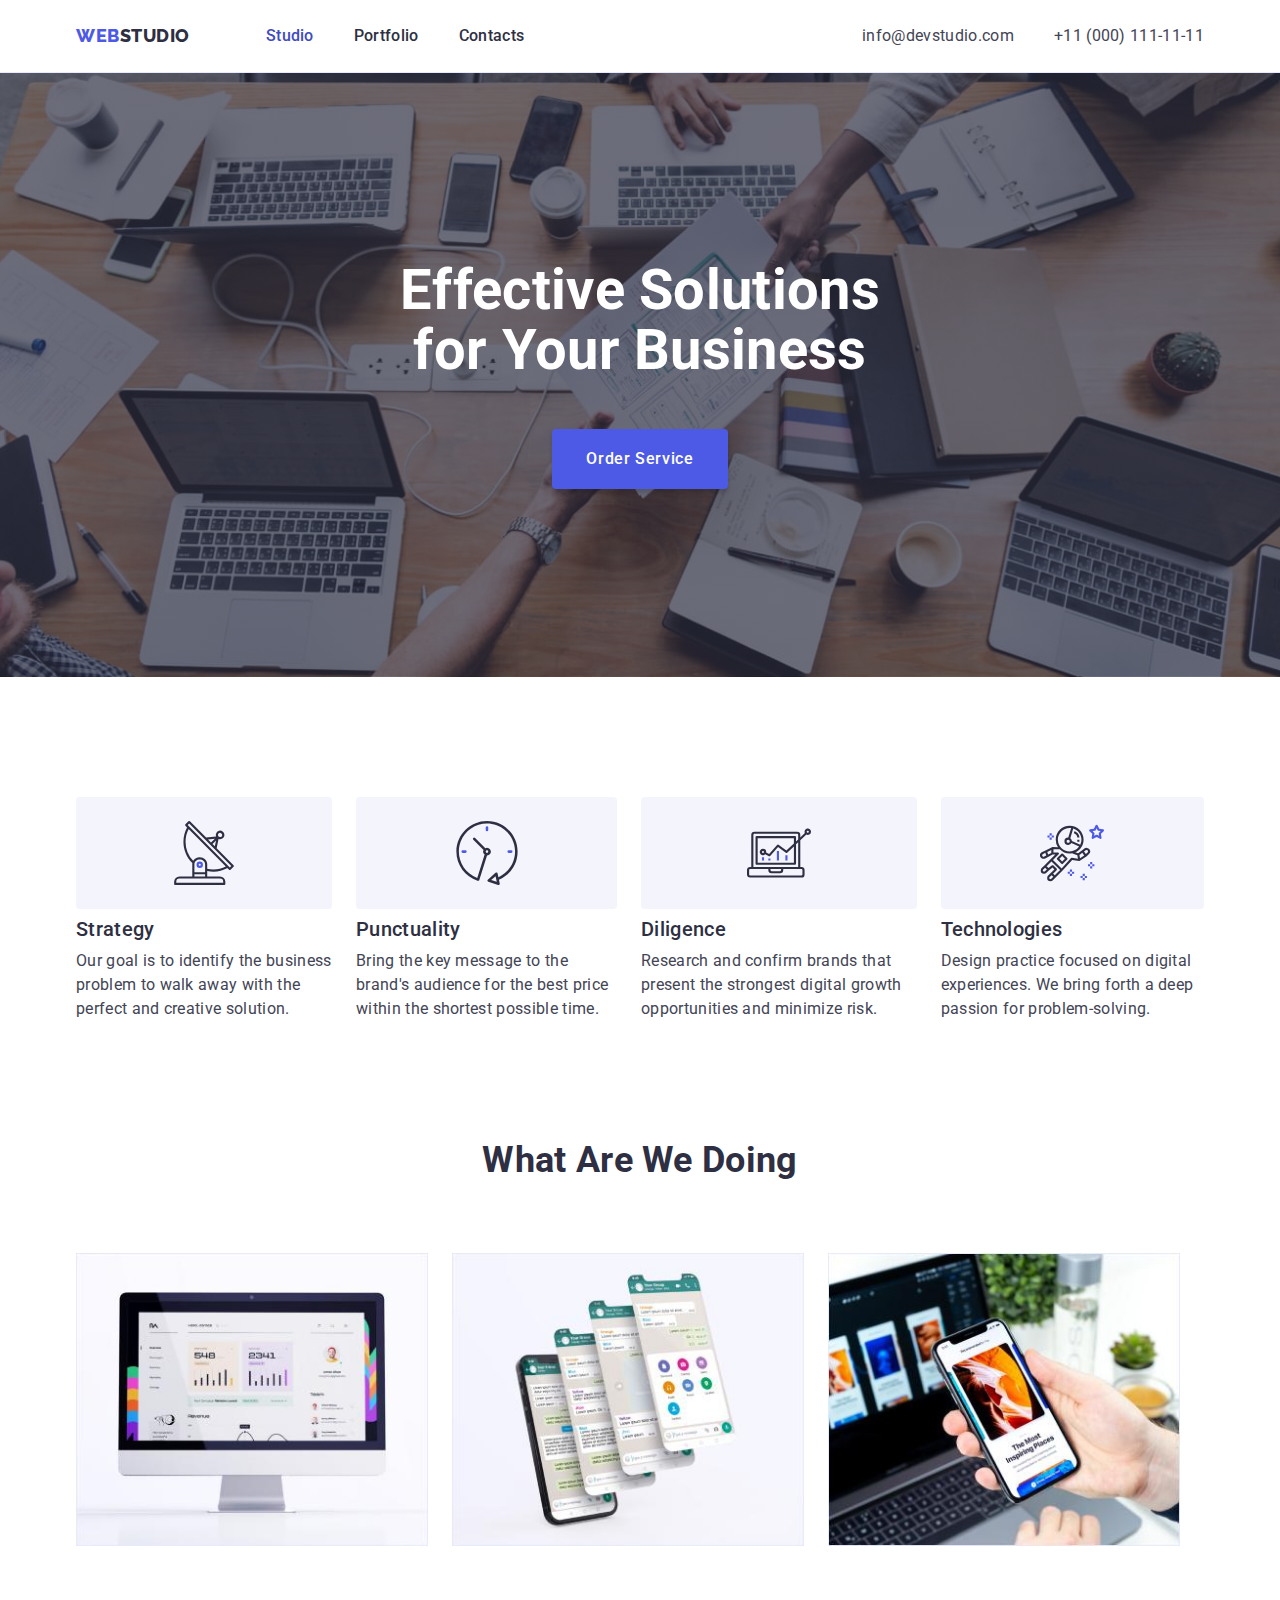
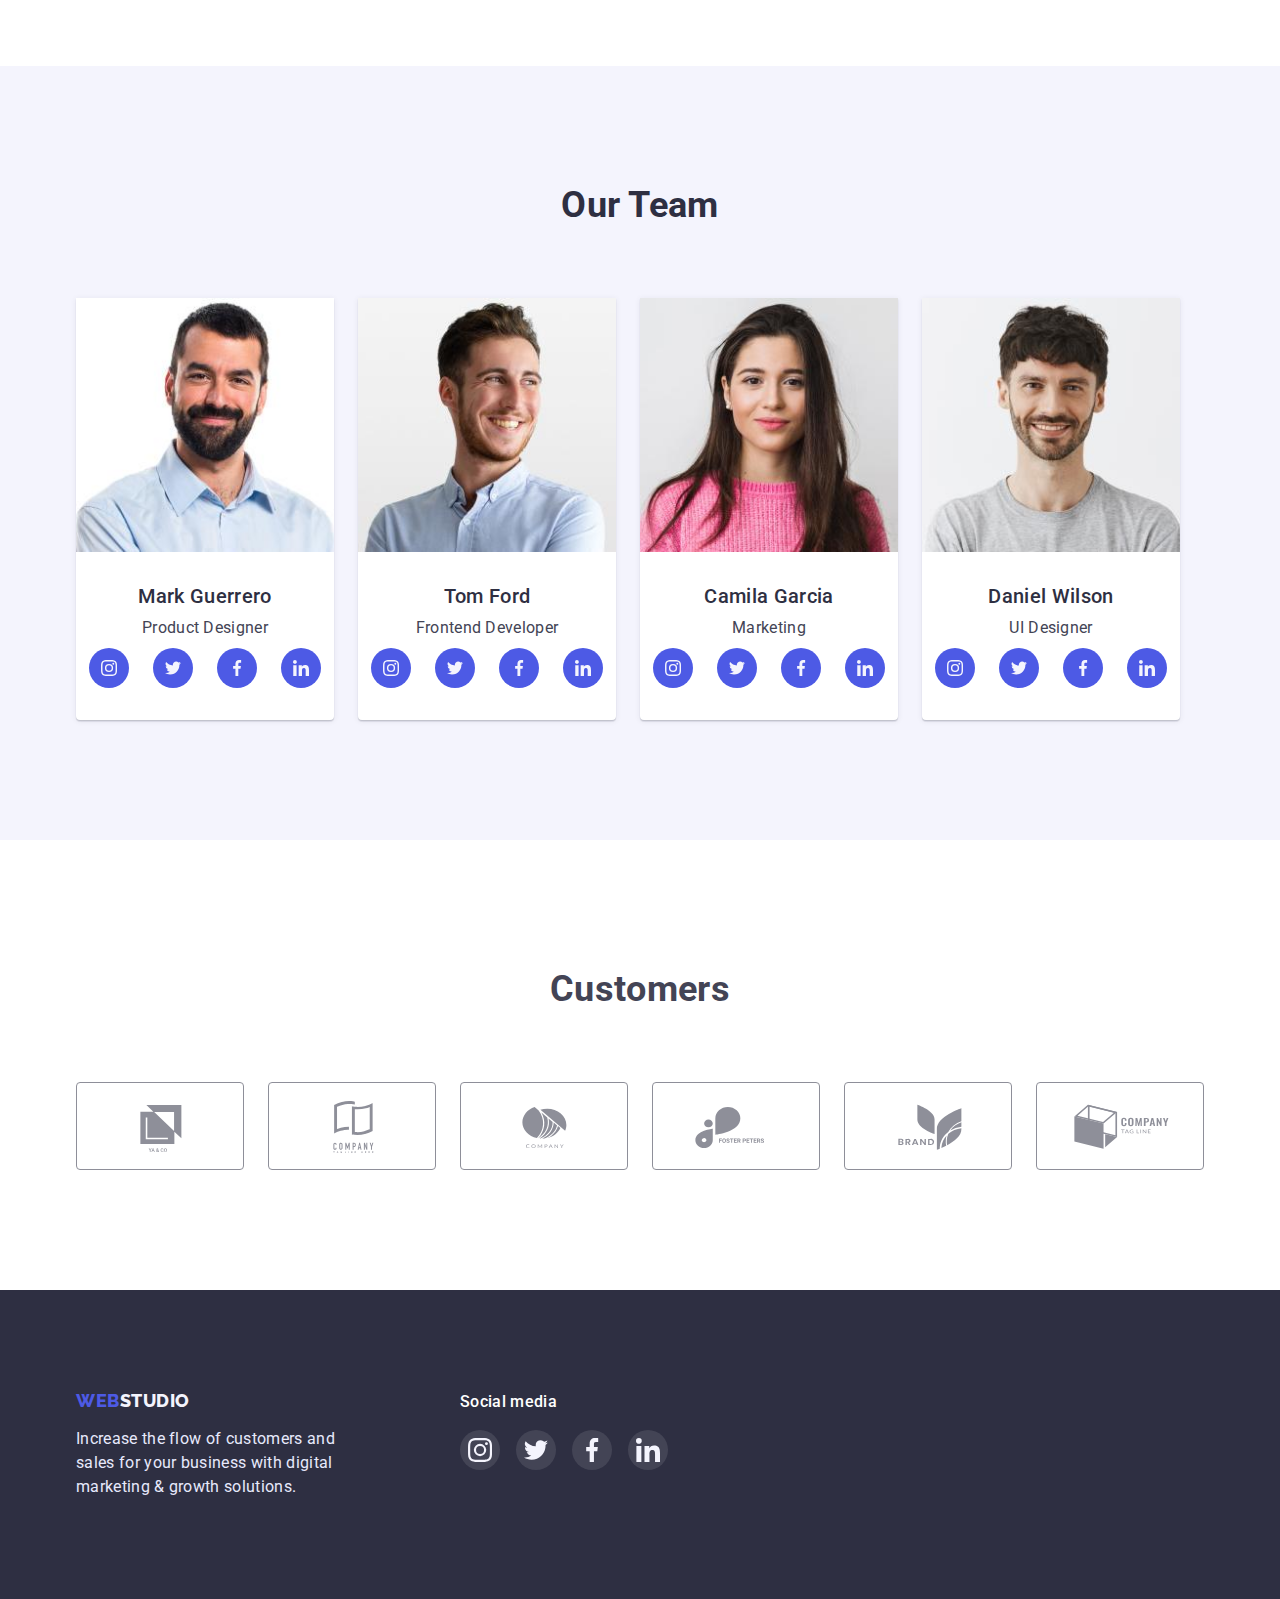
<file: index.html>
<!DOCTYPE html>
<html lang="en">
	<head>
		<meta charset="UTF-8" />
		<meta http-equiv="X-UA-Compatible" content="IE=edge" />
		<meta name="viewport" content="width=device-width, initial-scale=1.0" />
		<title>WebStudio</title>
		<link rel="preconnect" href="https://fonts.googleapis.com" />
		<link rel="preconnect" href="https://fonts.gstatic.com" crossorigin />
		<link
			href="https://fonts.googleapis.com/css2?family=Raleway:wght@800&family=Roboto:wght@400;500;700;900&display=swap"
			rel="stylesheet"
		/>
		<link
			rel="stylesheet"
			href="https://cdnjs.cloudflare.com/ajax/libs/modern-normalize/1.1.0/modern-normalize.min.css"
		/>
		<link rel="stylesheet" href="./css/styles.css" />
	</head>
	<body>
		<header class="header">
			<!-- site nav -->
			<div class="container header-container">
				<nav class="nav">
					<a class="logo link" href="./index.html"><span class="accent-logo">Web</span>Studio</a>
					<ul class="site-nav list">
						<li><a class="link-nav link current" href="./index.html">Studio</a></li>
						<li><a class="link-nav link" href="./portfolio.html">Portfolio</a></li>
						<li><a class="link-nav link" href="">Contacts</a></li>
					</ul>
				</nav>
				<!-- contact -->
				<address class="address">
					<ul class="contact list">
						<li><a class="contact-link link" href="mailto:info@devstudio.com">info@devstudio.com</a></li>
						<li><a class="contact-link link" href="tel:+110001111111">+11 (000) 111-11-11</a></li>
					</ul>
				</address>
			</div>
		</header>
		<main>
			<!--hero section  -->
			<section class="hero">
				<div class="container">
					<h1 class="hero-title">Effective Solutions for Your Business</h1>
					<button class="hero-btn" type="button">Order Service</button>
				</div>
			</section>
			<!-- advantages section -->
			<section class="section">
				<div class="container">
					<h2 class="visually-hidden">Our advantages</h2>
					<ul class="advantages-list list">
						<li>
							<div class="advantages-tumb">
								<svg width="64" height="64">
									<use href="./images/icons.svg#icon-antenna"></use>
								</svg>
							</div>
							<h3 class="advantages-title">Strategy</h3>
							<p class="primary-size">
								Our goal is to identify the business problem to walk away with the perfect and creative solution.
							</p>
						</li>
						<li>
							<div class="advantages-tumb">
								<svg width="64" height="64">
									<use href="./images/icons.svg#icon-clock"></use>
								</svg>
							</div>
							<h3 class="advantages-title">Punctuality</h3>
							<p class="primary-size">
								Bring the key message to the brand's audience for the best price within the shortest possible time.
							</p>
						</li>
						<li>
							<div class="advantages-tumb">
								<svg width="64" height="64">
									<use href="./images/icons.svg#icon-diagram"></use>
								</svg>
							</div>
							<h3 class="advantages-title">Diligence</h3>
							<p class="primary-size">
								Research and confirm brands that present the strongest digital growth opportunities and minimize risk.
							</p>
						</li>
						<li>
							<div class="advantages-tumb">
								<svg width="64" height="64">
									<use href="./images/icons.svg#icon-astronaut"></use>
								</svg>
							</div>
							<h3 class="advantages-title">Technologies</h3>
							<p class="primary-size">
								Design practice focused on digital experiences. We bring forth a deep passion for problem-solving.
							</p>
						</li>
					</ul>
				</div>
			</section>
			<!-- Our works -->
			<section class="employment section">
				<div class="container">
					<h2 class="employment-title section-title">What are we doing</h2>
					<ul class="employment-list list">
						<li class="employment-item">
							<img src="./images/monitor.jpg" width="360" height="300" alt="monitor" />
						</li>
						<li class="employment-item">
							<img src="./images/application.jpg" width="360" height="300" alt="application" />
						</li>
						<li class="employment-item">
							<img src="./images/Rectangle.jpg" width="360" height="300" alt="Rectangle" />
						</li>
					</ul>
				</div>
			</section>
			<!-- Team section -->
			<section class="team section">
				<div class="container">
					<h2 class="team-title section-title">Our Team</h2>
					<ul class="team-list list">
						<li class="team-item">
							<img src="./images/mark.jpg" width="264" height="260" alt="Mark Guerrero" />
							<h3 class="team-player">Mark Guerrero</h3>
							<p>Product Designer</p>
							<ul class="social-list list">
								<li>
									<a href="" class="social-link">
										<svg width="16" height="16" >
											<use href="./images/icons.svg#icon-instagram"></use>
										</svg>
									</a>
								</li>
								<li>
									<a href="" class="social-link">
										<svg width="16" height="16">
											<use href="./images/icons.svg#icon-twitter"></use>
										</svg>
									</a>
								</li>
								<li>
									<a href="" class="social-link">
										<svg width="16" height="16">
											<use href="./images/icons.svg#icon-facebook"></use>
										</svg>
									</a>
								</li>
								<li>
									<a href="" class="social-link">
										<svg width="16" height="16">
											<use href="./images/icons.svg#icon-linkedin"></use>
										</svg>
									</a>
								</li>
							</ul>
						</li>
						<li class="team-item">
							<img src="./images/tom.jpg" width="264" height="260" alt="Tom Ford" />
							<h3 class="team-player">Tom Ford</h3>
							<p>Frontend Developer</p>
							<ul class="social-list list">
								<li>
									<a href="" class="social-link">
										<svg width="16" height="16">
											<use href="./images/icons.svg#icon-instagram"></use>
										</svg>
									</a>
								</li>
								<li>
									<a href="" class="social-link">
										<svg width="16" height="16">
											<use href="./images/icons.svg#icon-twitter"></use>
										</svg>
									</a>
								</li>
								<li>
									<a href="" class="social-link">
										<svg width="16" height="16">
											<use href="./images/icons.svg#icon-facebook"></use>
										</svg>
									</a>
								</li>
								<li>
									<a href="" class="social-link">
										<svg width="16" height="16">
											<use href="./images/icons.svg#icon-linkedin"></use>
										</svg>
									</a>
								</li>
							</ul>
						</li>
						<li class="team-item">
							<img src="./images/camila.jpg" width="264" height="260" alt="Camila Garcia" />
							<h3 class="team-player">Camila Garcia</h3>
							<p>Marketing</p>
							<ul class="social-list list">
								<li>
									<a href="" class="social-link">
										<svg width="16" height="16">
											<use href="./images/icons.svg#icon-instagram"></use>
										</svg>
									</a>
								</li>
								<li>
									<a href="" class="social-link">
										<svg width="16" height="16">
											<use href="./images/icons.svg#icon-twitter"></use>
										</svg>
									</a>
								</li>
								<li>
									<a href="" class="social-link">
										<svg width="16" height="16">
											<use href="./images/icons.svg#icon-facebook"></use>
										</svg>
									</a>
								</li>
								<li>
									<a href="" class="social-link">
										<svg width="16" height="16">
											<use href="./images/icons.svg#icon-linkedin"></use>
										</svg>
									</a>
								</li>
							</ul>
						</li>
						<li class="team-item">
							<img src="./images/daniel.jpg" width="264" height="260" alt="Daniel Wilson" />
							<h3 class="team-player">Daniel Wilson</h3>
							<p>UI Designer</p>
							<ul class="social-list list">
								<li>
									<a href="" class="social-link">
										<svg width="16" height="16">
											<use href="./images/icons.svg#icon-instagram"></use>
										</svg>
									</a>
								</li>
								<li>
									<a href="" class="social-link">
										<svg width="16" height="16">
											<use href="./images/icons.svg#icon-twitter"></use>
										</svg>
									</a>
								</li>
								<li>
									<a href="" class="social-link">
										<svg width="16" height="16">
											<use href="./images/icons.svg#icon-facebook"></use>
										</svg>
									</a>
								</li>
								<li>
									<a href="" class="social-link">
										<svg width="16" height="16">
											<use href="./images/icons.svg#icon-linkedin"></use>
										</svg>
									</a>
								</li>
							</ul>
						</li>
					</ul>
				</div>
			</section>
			<!-- Customers section -->
			<section class="customers section">
				<div class="container">
					<h2 class="section-title">Customers</h2>
					<ul class="customers-list list">
						<li>
							<a href="" class="customers-tumb">
								<svg class="customers-icon" width="104" height="56">
									<use href="./images/icons.svg#icon-yaco"></use>
								</svg>
							</a>
						</li>
						<li>
							<a href="" class="customers-tumb">
								<svg class="customers-icon" width="104" height="56">
									<use href="./images/icons.svg#icon-tagline"></use>
								</svg>
							</a>
						</li>
						<li>
							<a href="" class="customers-tumb">
								<svg class="customers-icon" width="104" height="56">
									<use href="./images/icons.svg#icon-company"></use>
								</svg>
							</a>
						</li>
						<li>
							<a href="" class="customers-tumb">
								<svg class="customers-icon" width="104" height="56">
									<use href="./images/icons.svg#icon-foster"></use>
								</svg>
							</a>
						</li>
						<li>
							<a href="" class="customers-tumb">
								<svg class="customers-icon" width="104" height="56">
									<use href="./images/icons.svg#icon-brand"></use>
								</svg>
							</a>
						</li>
						<li>
							<a href="" class="customers-tumb">
								<svg class="customers-icon" width="104" height="56">
									<use href="./images/icons.svg#icon-tagline-company"></use>
								</svg>
							</a>
						</li>
					</ul>
				</div>
			</section>
		</main>
		<footer class="footer">
			<div class="footer-container container">
				<div>
					<a class="footer-logo link" href="./index.html"><span class="accent-logo">Web</span>Studio</a>
					<p class="footer-text">
						Increase the flow of customers and sales for your business with digital marketing & growth solutions.
					</p>
				</div>
				<div class="footer-social">
					<h2 class="footer-title">Social media</h2>
					<ul class="footer-icon-list list">
						<li
							><a href="" class="footer-social-link social-link">
								<svg width="24" height="24">
									<use href="./images/icons.svg#icon-instagram"></use>
								</svg> </a
						></li>
						<li
							><a href="" class="footer-social-link social-link">
								<svg width="24" height="24">
									<use href="./images/icons.svg#icon-twitter"></use>
								</svg> </a
						></li>
						<li
							><a href="" class="footer-social-link social-link">
								<svg width="24" height="24">
									<use href="./images/icons.svg#icon-facebook"></use>
								</svg> </a
						></li>
						<li
							><a href="" class="footer-social-link social-link">
								<svg width="24" height="24">
									<use href="./images/icons.svg#icon-linkedin"></use>
								</svg> </a
						></li>
					</ul>
				</div>
			</div>
		</footer>
	</body>
</html>
</file>
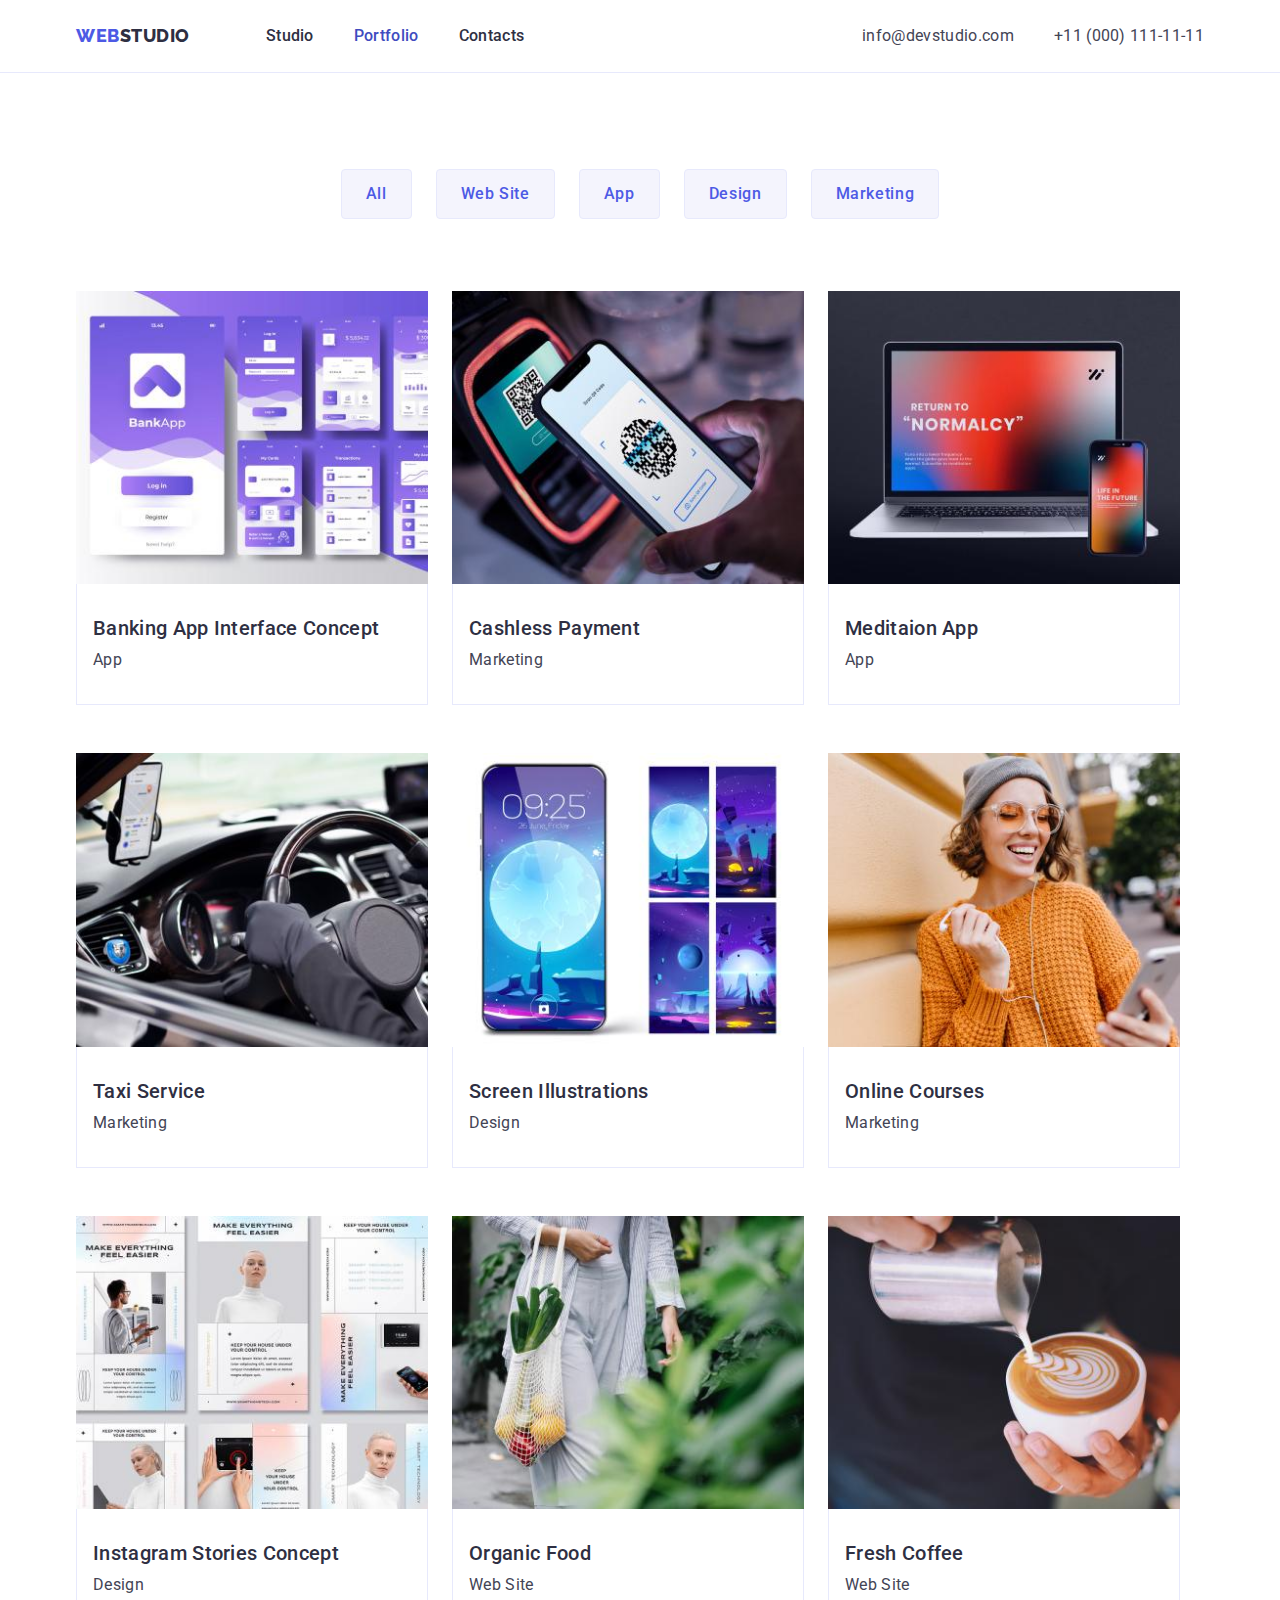
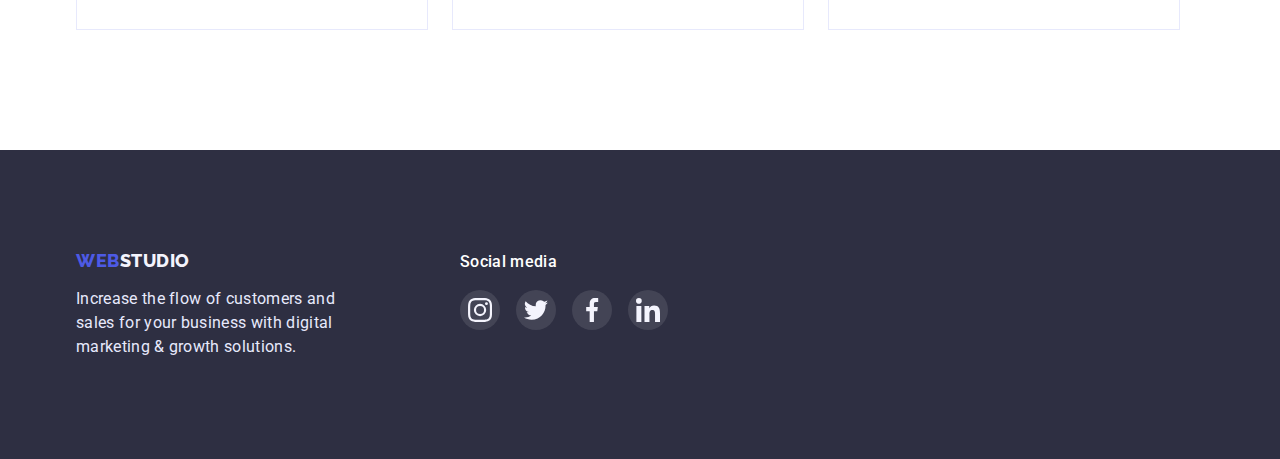
<file: portfolio.html>
<!DOCTYPE html>
<html lang="en">
	<head>
		<meta charset="UTF-8" />
		<meta http-equiv="X-UA-Compatible" content="IE=edge" />
		<meta name="viewport" content="width=device-width, initial-scale=1.0" />
		<title>WebStudio</title>
		<link rel="preconnect" href="https://fonts.googleapis.com" />
		<link rel="preconnect" href="https://fonts.gstatic.com" crossorigin />
		<link
			href="https://fonts.googleapis.com/css2?family=Raleway:wght@800&family=Roboto:wght@400;500;700;900&display=swap"
			rel="stylesheet"
		/>
		<link
			rel="stylesheet"
			href="https://cdnjs.cloudflare.com/ajax/libs/modern-normalize/1.1.0/modern-normalize.min.css"
		/>
		<link rel="stylesheet" href="./css/styles.css" />
	</head>
	<body>
		<header class="header">
			<!-- site nav -->
			<div class="container header-container">
				<nav class="nav">
					<a class="logo link" href="./index.html"><span class="accent-logo">Web</span>Studio</a>
					<ul class="site-nav list">
						<li><a class="link-nav link" href="./index.html">Studio</a></li>
						<li><a class="link-nav link current" href="./portfolio.html">Portfolio</a></li>
						<li><a class="link-nav link" href="">Contacts</a></li>
					</ul>
				</nav>
				<!-- contact -->
				<address class="address">
					<ul class="contact list">
						<li><a class="contact-link link" href="mailto:info@devstudio.com">info@devstudio.com</a></li>
						<li><a class="contact-link link" href="tel:+110001111111">+11 (000) 111-11-11</a></li>
					</ul>
				</address>
			</div>
		</header>
		<main>
			<section class="portfolio section">
				<!-- filtr -->
				<div class="container">
					<h1 class="visually-hidden">Portfolio</h1>
					<ul class="filtr-list list">
						<li> <button class="filtr-btn" type="button">All</button></li>
						<li> <button class="filtr-btn" type="button">Web Site</button></li>
						<li> <button class="filtr-btn" type="button">App</button></li>
						<li> <button class="filtr-btn" type="button">Design</button></li>
						<li> <button class="filtr-btn" type="button">Marketing</button></li>
					</ul>
				<!-- porfolio -->
					<ul class="card-set list">
						<li class="card-item">
							<a class="card link" href="">
								<img src="./images/banking.jpg" width="360" height="300" alt="banking app" />
								<div class="card-description">
									<h2 class="portfolio-title">Banking App Interface Concept</h2>
									<p>App</p>
								</div>
							</a>
						</li>
						<li class="card-item">
							<a class="card link" href="">
								<img src="./images/cashless-payment.jpg" width="360" height="300" alt="Cashless Payment" />
								<div class="card-description">
									<h2 class="portfolio-title">Cashless Payment</h2>
									<p>Marketing</p>
								</div>
							</a>
						</li>
						<li class="card-item">
							<a class="card link" href="">
								<img src="./images/meditaion-app.jpg" width="360" height="300" alt="Meditaion App" />
								<div class="card-description">
							         <h2 class="portfolio-title">Meditaion App</h2>
									 <p>App</p>
								</div>
							</a>
						</li>
						<li class="card-item">
							<a class="card link" href="">
								<img src="./images/taxi-service.jpg" width="360" height="300" alt="Taxi Service" />
								<div class="card-description">
									<h2 class="portfolio-title">Taxi Service</h2>
									<p>Marketing</p>
								</div>
							</a>
						</li>
						<li class="card-item">
							<a class="card link" href="">
								<img src="./images/screen-illustrations.jpg" width="360" height="300" alt="Screen Illustrations" />
								<div class="card-description">
									<h2 class="portfolio-title">Screen Illustrations</h2>
									<p>Design</p>
								</div>
							</a>
						</li>
						<li class="card-item">
							<a class="card link" href="">
								<img src="./images/online-courses.jpg" width="360" height="300" alt="Online Courses" />
								<div class="card-description">
									<h2 class="portfolio-title">Online Courses</h2>
									<p>Marketing</p>
								</div>
							</a>
						</li>
						<li class="card-item">
							<a class="card link" href="">
								<img src="./images/instagram-stories.jpg" width="360" height="300" alt="Instagram Stories Concept" />
								<div class="card-description">
									<h2 class="portfolio-title">Instagram Stories Concept</h2>
									<p>Design</p>
								</div>
							</a>
						</li>
						<li class="card-item">
							<a class="card link" href="">
								<img src="./images/organic-food.jpg" width="360" height="300" alt="Organic Food" />
								<div class="card-description">
									<h2 class="portfolio-title">Organic Food</h2>
									<p>Web Site</p>
								</div>
							</a>
						</li>
						<li class="card-item">
							<a class="card link" href="">
								<img src="./images/fresh-coffee.jpg" width="360" height="300" alt="Fresh Coffee" />
								<div class="card-description">
									<h2 class="portfolio-title">Fresh Coffee</h2>
									<p>Web Site</p>
								</div>
							</a>
						</li>
					</ul>
				</div>
			</section>
		</main>
		<footer class="footer">
			<div class="footer-container container">
				<div>
					<a class="footer-logo link" href="./index.html"><span class="accent-logo">Web</span>Studio</a>
					<p class="footer-text">
						Increase the flow of customers and sales for your business with digital marketing & growth solutions.
					</p>
				</div>
				<div class="footer-social">
					<h2 class="footer-title">Social media</h2>
					<ul class="footer-icon-list list">
						<li><a href="" class="footer-social-link social-link">
							<svg width="24" height="24">
								<use href="./images/icons.svg#icon-instagram" ></use>
							</svg>
						</a></li>
						<li><a href="" class="footer-social-link social-link">
							<svg width="24" height="24">
								<use href="./images/icons.svg#icon-twitter" ></use>
							</svg>
						</a></li>
						<li><a href="" class="footer-social-link social-link">
							<svg width="24" height="24">
								<use href="./images/icons.svg#icon-facebook" ></use>
							</svg>
						</a></li>
						<li><a href="" class="footer-social-link social-link">
							<svg width="24" height="24">
								<use href="./images/icons.svg#icon-linkedin" ></use>
							</svg>
						</a></li>
					</ul>
					
				</div>
			</div>
		</footer>
	</body>
</html>
</file>
<file: css/styles.css>
:root {
	--primary-brand: #4d5ae5;
	--pressed-state: #404bbf;
	--dark: #2e2f42;
	--success: #31d0aa;
	--text: #434455;
	--subtle-text: #8e8f99;
	--accent: #e7e9fc;
	--light: #f4f4fd;
	--background-color-primary: #ffffff;
	--header-padding: 24px 0;
	--horizontal-gap: 24px;
}
body {
	max-width: 1440px;
	color: var(--text);
	background-color: var(--background-color-primary);
	font-family: "Roboto", sans-serif;
	font-size: 16px;
	line-height: 1.5;
	font-weight: 400;
	letter-spacing: 0.02em;
}
h1,
h2,
h3,
h4,
h5,
h6,
p {
	margin-top: 0;
	margin-bottom: 0;
}
ul,
ol {
	margin-top: 0;
	margin-bottom: 0;
	padding-left: 0;
}
img {
	max-width: 100%;
	height: auto;
	display: block;
}
/* ----------------Container---------------- */
.container {
	width: 1158px;
	margin-left: auto;
	margin-right: auto;
	padding-left: 15px;
	padding-right: 15px;
}
.list {
	list-style: none;
}
.link {
	text-decoration: none;
}
.section {
	padding-top: 120px;
	padding-bottom: 120px;
}
.section-title {
	font-weight: 700;
	font-size: 36px;
	line-height: 1.11;
	text-align: center;
	text-transform: capitalize;
	margin-bottom: 72px;
}
.visually-hidden {
	position: absolute;
	width: 1px;
	height: 1px;
	margin: -1px;
	border: 0;
	padding: 0;
	white-space: nowrap;
	clip-path: inset(100%);
	clip: rect(0 0 0 0);
	overflow: hidden;
}
/*----------------- header------------- */

.logo {
	font-family: "Raleway", sans-serif;
	font-weight: 800;
	font-size: 18px;
	line-height: 1.33;
	letter-spacing: 0.03em;
	text-transform: uppercase;
	color: var(--dark);
	padding: var(--header-padding);
}
.header {
	border-bottom: 1px solid var(--accent);
}
.header-container {
	display: flex;
}
.nav {
	display: flex;
}
.site-nav {
	display: flex;
	margin-left: 76px;
	gap: 40px;
}
.site-nav .current {
	color: var(--pressed-state);
}
.accent-logo {
	color: var(--primary-brand);
}
.link-nav {
	position: relative;
	font-weight: 500;
	color: var(--dark);
	padding: var(--header-padding);
	display: block;
}
.link-nav:hover,
.link-nav:focus {
	color: var(--pressed-state);
}

.address {
	margin-left: auto;
}
.contact {
	display: flex;
	gap: 40px;
}
.contact-link {
	font-style: normal;
	color: var(--text);
	display: block;
	padding: var(--header-padding);
}
.contact-link:hover,
.contact-link:focus {
	color: var(--pressed-state);
}
/* ----------------hero------------------ */
.hero {
	text-align: center;
	background-color: #2e2f42;
	padding-top: 188px;
	padding-bottom: 188px;
	background-image: linear-gradient(to right, rgba(46, 47, 66, 0.7), rgba(46, 47, 66, 0.7)), url(../images/bg-hero.jpg);
	background-repeat: no-repeat;
	background-position: center;
	background-size: cover;
}
.hero-title {
	max-width: 496px;
	font-weight: 700;
	font-size: 56px;
	line-height: 1.07;
	color: var(--background-color-primary);
	margin-bottom: 48px;
	margin-left: auto;
	margin-right: auto;
}
.hero-btn {
	font-family: inherit;
	font-size: 16px;
	text-align: center;
	line-height: 1.5;
	font-weight: 500;
	letter-spacing: 0.04em;
	color: var(--background-color-primary);
	background: #4d5ae5;
	box-shadow: 0px 4px 4px rgba(0, 0, 0, 0.15);
	border-radius: 4px;
	border-color: transparent;
	box-shadow: 0px 4px 4px rgba(0, 0, 0, 0.15);
	cursor: pointer;
	display: inline-block;
	padding: 16px 32px;
	min-width: 169px;
}
.hero-btn:hover,
.hero-btn:focus {
	background-color: var(--pressed-state);
	border-color: transparent;
	box-shadow: 0px 4px 4px rgba(0, 0, 0, 0.15);
}
/*------------- advantages section----------*/

.advantages-list {
	display: flex;
	gap: var(--horizontal-gap);
}
.advantages-tumb {
	min-width: 100%;
	min-height: 112px;
	margin-bottom: 8px;
	background-color: var(--light);
	border-radius: 4px;
	display: flex;
	justify-content: center;
	align-items: center;
}

.advantages-title {
	font-weight: 500;
	font-size: 20px;
	line-height: 1.2;
	color: var(--dark);
	margin-bottom: 8px;
}
.employment {
	padding-top: 0;
}
.employment-title {
	color: var(--dark);
}
.employment-list {
	display: flex;
	gap: var(--horizontal-gap);
}
.employment-item {
	width: calc(100% / 3 - var(--horizontal-gap));
}
/* team section */
.team {
	background-color: var(--light);
}
.team-list {
	display: flex;
	gap: var(--horizontal-gap);
}
.team-item {
	width: calc(100% / 4 - var(--horizontal-gap));
	max-height: 428px;
	background-color: var(--background-color-primary);
	text-align: center;
	box-shadow: 0px 1px 6px rgba(46, 47, 66, 0.08), 0px 1px 1px rgba(46, 47, 66, 0.16), 0px 2px 1px rgba(46, 47, 66, 0.08);
	border-radius: 0px 0px 4px 4px;
}

.team-item > p {
	margin-bottom: 8px;
}
.team-title {
	color: var(--dark);
}
.team-player {
	font-weight: 500;
	font-size: 20px;
	line-height: 1.2;
	color: var(--dark);
	padding-top: 32px;
	margin-bottom: 8px;
}
.social-list {
	display: flex;
	gap: 24px;
	justify-content: center;
	padding-bottom: 32px;
}
.social-link {
	width: 40px;
	height: 40px;
	display: flex;
	justify-content: center;
	align-items: center;
	background-color: var(--primary-brand);
	border-radius: 50%;
}
.social-link:hover,
.social-link:focus {
	background-color: var(--pressed-state);
}

/* ------------------Customers section----------------------- */
.customers {
	padding-top: 130px;
}
.customers-list {
	display: flex;
	justify-content: center;
	gap: 24px;
}
.customers-tumb {
	min-width: 168px;
	min-height: 88px;
	color: var(--subtle-text);
	border: 1px solid var(--subtle-text);
	border-radius: 4px;
	display: flex;
	justify-content: center;
	align-items: center;
}
.customers-tumb:focus,
.customers-tumb:hover {
	color: var(--pressed-state);
	border-color: var(--pressed-state);
}
.customers-icon {
	fill: currentColor;
}
/* footer */
.footer {
	background-color: var(--dark);
	padding-top: 100px;
	padding-bottom: 100px;
}
.footer-container {
	display: flex;
}
.footer-logo {
	font-family: "Raleway", sans-serif;
	font-weight: 800;
	font-size: 18px;
	line-height: 1.17;
	letter-spacing: 0.03em;
	text-transform: uppercase;
	color: var(--light);
	display: block;
	margin-bottom: 16px;
}
.footer-text {
	color: var(--accent);
	max-width: 264px;
}
.footer-title {
	font-size: 16px;
	font-weight: 500;
	color: var(--background-color-primary);
	margin-bottom: 16px;
}
.footer-social {
	margin-left: 120px;
}
.footer-icon-list {
	display: flex;
	justify-content: center;
	gap: 16px;
}
.footer-social-link {
	display: flex;
	justify-content: center;
	align-items: center;
	background-color: rgba(255, 255, 255, 0.1);
}
.footer-social-link:hover,
.footer-social-link:focus {
	background-color: var(--success);
}

/* --------------------portfolio.html----------------------- */
.filtr-list {
	display: flex;
	gap: var(--horizontal-gap);
	justify-content: center;
	margin-bottom: 72px;
}
.filtr-btn {
	font-family: inherit;
	font-size: 16px;
	line-height: 1.5;
	font-weight: 500;
	letter-spacing: 0.04em;
	color: var(--primary-brand);
	background-color: var(--light);
	border: 1px solid var(--accent);
	border-radius: 4px;
	cursor: pointer;
	display: inline-block;
	padding: 12px 24px;
}
.filtr-btn:hover,
.filtr-btn:focus {
	color: var(--background-color-primary);
	background-color: var(--pressed-state);
	border-color: var(--pressed-state);
	box-shadow: 0px 3px 1px rgba(0, 0, 0, 0.1), 0px 2px 1px rgba(0, 0, 0, 0.08), 0px 2px 2px rgba(0, 0, 0, 0.12);
}
.portfolio {
	padding-top: 96px;
}
.portfolio-title {
	font-weight: 500;
	font-size: 20px;
	line-height: 1.2;
	color: var(--dark);
	margin-bottom: 8px;
}
.card-set {
	display: flex;
	flex-wrap: wrap;
	gap: 48px var(--horizontal-gap);
}
.card-item {
	flex-basis: calc(100% / 3 - var(--horizontal-gap));
}
.card {
	display: block;
}
.card:focus,
.card:hover {
	box-shadow: 0px 1px 6px rgba(46, 47, 66, 0.08), 0px 1px 1px rgba(46, 47, 66, 0.16), 0px 2px 1px rgba(46, 47, 66, 0.08);
}
.card-description {
	border: 1px solid var(--accent);
	padding: 32px 16px;
	border-top: 0;
}
.card > div > p {
	color: var(--text);
}
</file>
